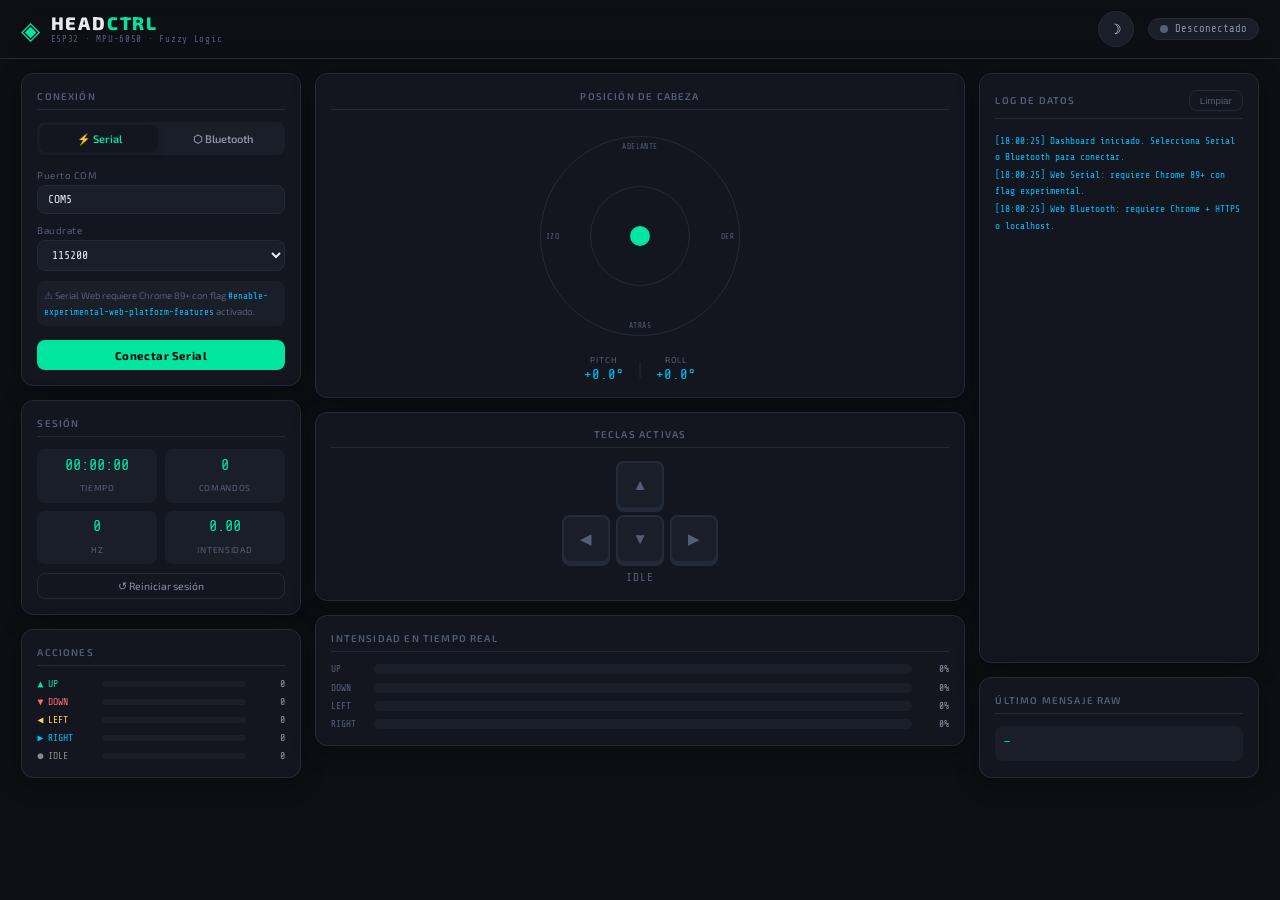
<file: index.html>
<!DOCTYPE html>
<html lang="es">

<head>
    <meta charset="UTF-8" />
    <meta name="viewport" content="width=device-width, initial-scale=1.0" />
    <title>HeadController — Dashboard</title>
    <link rel="stylesheet" href="style.css" />
    <link href="https://fonts.googleapis.com/css2?family=Share+Tech+Mono&family=Exo+2:wght@300;400;600;800&display=swap"
        rel="stylesheet" />
</head>

<body class="dark">

    <!-- HEADER -->
    <header>
        <div class="header-left">
            <div class="logo">
                <span class="logo-icon">◈</span>
                <div>
                    <span class="logo-title">HEAD<span class="accent">CTRL</span></span>
                    <span class="logo-sub">ESP32 · MPU-6050 · Fuzzy Logic</span>
                </div>
            </div>
        </div>
        <div class="header-right">
            <button class="theme-btn" id="themeToggle" title="Cambiar tema">☽</button>
            <div class="status-pill" id="statusPill">
                <span class="status-dot" id="statusDot"></span>
                <span id="statusText">Desconectado</span>
            </div>
        </div>
    </header>

    <!-- MAIN GRID -->
    <main>

        <!-- COLUMNA IZQUIERDA: Conexión + Stats -->
        <aside class="sidebar">

            <!-- Panel de conexión -->
            <section class="card" id="connectionCard">
                <h2 class="card-title">Conexión</h2>

                <div class="tab-group">
                    <button class="tab active" data-tab="serial">⚡ Serial</button>
                    <button class="tab" data-tab="bluetooth">⬡ Bluetooth</button>
                </div>

                <!-- Serial -->
                <div class="tab-content active" id="tab-serial">
                    <div class="field-group">
                        <label>Puerto COM</label>
                        <input type="text" id="serialPort" value="COM5" placeholder="COM5 / /dev/ttyUSB0" />
                    </div>
                    <div class="field-group">
                        <label>Baudrate</label>
                        <select id="baudrate">
                            <option value="9600">9600</option>
                            <option value="57600">57600</option>
                            <option value="115200" selected>115200</option>
                        </select>
                    </div>
                    <p class="info-note">⚠ Serial Web requiere Chrome 89+ con flag
                        <code>#enable-experimental-web-platform-features</code> activado.
                    </p>
                    <button class="btn-connect" id="btnSerial">Conectar Serial</button>
                </div>

                <!-- Bluetooth -->
                <div class="tab-content" id="tab-bluetooth">
                    <p class="info-note">Busca dispositivos BLE cercanos con nombre <strong>HeadController</strong>.</p>
                    <div class="field-group">
                        <label>Nombre BLE</label>
                        <input type="text" id="bleName" value="HeadController" />
                    </div>
                    <p class="info-note">⚠ Web Bluetooth requiere Chrome y conexión HTTPS o localhost.</p>
                    <button class="btn-connect" id="btnBluetooth">Buscar y Conectar BLE</button>
                </div>

                <button class="btn-disconnect hidden" id="btnDisconnect">✕ Desconectar</button>
            </section>

            <!-- Estadísticas de sesión -->
            <section class="card">
                <h2 class="card-title">Sesión</h2>
                <div class="stats-grid">
                    <div class="stat-box">
                        <span class="stat-val" id="statTime">00:00:00</span>
                        <span class="stat-label">Tiempo</span>
                    </div>
                    <div class="stat-box">
                        <span class="stat-val" id="statTotal">0</span>
                        <span class="stat-label">Comandos</span>
                    </div>
                    <div class="stat-box">
                        <span class="stat-val" id="statFPS">0</span>
                        <span class="stat-label">Hz</span>
                    </div>
                    <div class="stat-box">
                        <span class="stat-val" id="statIntensity">0.00</span>
                        <span class="stat-label">Intensidad</span>
                    </div>
                </div>
                <button class="btn-reset" id="btnReset">↺ Reiniciar sesión</button>
            </section>

            <!-- Conteo por acción -->
            <section class="card">
                <h2 class="card-title">Acciones</h2>
                <div class="action-counts">
                    <div class="action-row"><span class="dir-label up">▲ UP</span>
                        <div class="bar-wrap">
                            <div class="bar" id="barUp"></div>
                        </div><span class="count" id="cntUp">0</span>
                    </div>
                    <div class="action-row"><span class="dir-label down">▼ DOWN</span>
                        <div class="bar-wrap">
                            <div class="bar" id="barDown"></div>
                        </div><span class="count" id="cntDown">0</span>
                    </div>
                    <div class="action-row"><span class="dir-label left">◀ LEFT</span>
                        <div class="bar-wrap">
                            <div class="bar" id="barLeft"></div>
                        </div><span class="count" id="cntLeft">0</span>
                    </div>
                    <div class="action-row"><span class="dir-label right">▶ RIGHT</span>
                        <div class="bar-wrap">
                            <div class="bar" id="barRight"></div>
                        </div><span class="count" id="cntRight">0</span>
                    </div>
                    <div class="action-row"><span class="dir-label idle">● IDLE</span>
                        <div class="bar-wrap">
                            <div class="bar" id="barIdle"></div>
                        </div><span class="count" id="cntIdle">0</span>
                    </div>
                </div>
            </section>

        </aside>

        <!-- COLUMNA CENTRAL: Visualización -->
        <section class="center-col">

            <!-- Joystick visual -->
            <div class="card joystick-card">
                <h2 class="card-title">Posición de Cabeza</h2>
                <div class="joystick-wrap">
                    <div class="joystick-bg">
                        <div class="joystick-ring ring-outer"></div>
                        <div class="joystick-ring ring-inner"></div>
                        <div class="joystick-cross">
                            <span class="cross-label top">ADELANTE</span>
                            <span class="cross-label bottom">ATRÁS</span>
                            <span class="cross-label left-l">IZQ</span>
                            <span class="cross-label right-l">DER</span>
                        </div>
                        <div class="joystick-dot" id="joystickDot"></div>
                        <div class="joystick-trail" id="joystickTrail"></div>
                    </div>
                </div>
                <div class="angle-display">
                    <div class="angle-item">
                        <span class="angle-label">PITCH</span>
                        <span class="angle-val" id="pitchVal">+0.0°</span>
                    </div>
                    <div class="angle-sep">|</div>
                    <div class="angle-item">
                        <span class="angle-label">ROLL</span>
                        <span class="angle-val" id="rollVal">+0.0°</span>
                    </div>
                </div>
            </div>

            <!-- Teclas activas -->
            <div class="card keys-card">
                <h2 class="card-title">Teclas Activas</h2>
                <div class="keys-display">
                    <div class="key-row">
                        <div class="key" id="keyUp">▲</div>
                    </div>
                    <div class="key-row">
                        <div class="key" id="keyLeft">◀</div>
                        <div class="key" id="keyDown">▼</div>
                        <div class="key" id="keyRight">▶</div>
                    </div>
                </div>
                <div class="active-combo" id="activeCombo">IDLE</div>
            </div>

            <!-- Intensidad en tiempo real -->
            <div class="card intensity-card">
                <h2 class="card-title">Intensidad en Tiempo Real</h2>
                <div class="intensity-bars">
                    <div class="int-bar-wrap">
                        <span class="int-label">UP</span>
                        <div class="int-track">
                            <div class="int-fill up" id="intUp"></div>
                        </div>
                        <span class="int-pct" id="pctUp">0%</span>
                    </div>
                    <div class="int-bar-wrap">
                        <span class="int-label">DOWN</span>
                        <div class="int-track">
                            <div class="int-fill down" id="intDown"></div>
                        </div>
                        <span class="int-pct" id="pctDown">0%</span>
                    </div>
                    <div class="int-bar-wrap">
                        <span class="int-label">LEFT</span>
                        <div class="int-track">
                            <div class="int-fill left" id="intLeft"></div>
                        </div>
                        <span class="int-pct" id="pctLeft">0%</span>
                    </div>
                    <div class="int-bar-wrap">
                        <span class="int-label">RIGHT</span>
                        <div class="int-track">
                            <div class="int-fill right" id="intRight"></div>
                        </div>
                        <span class="int-pct" id="pctRight">0%</span>
                    </div>
                </div>
            </div>

        </section>

        <!-- COLUMNA DERECHA: Log -->
        <aside class="log-col">
            <section class="card log-card">
                <div class="log-header">
                    <h2 class="card-title">Log de Datos</h2>
                    <button class="btn-clear" id="btnClearLog">Limpiar</button>
                </div>
                <div class="log-body" id="logBody"></div>
            </section>

            <!-- Raw data -->
            <section class="card">
                <h2 class="card-title">Último Mensaje Raw</h2>
                <div class="raw-display" id="rawDisplay">—</div>
            </section>


        </aside>

    </main>

    <script src="script.js"></script>
</body>

</html>
</file>
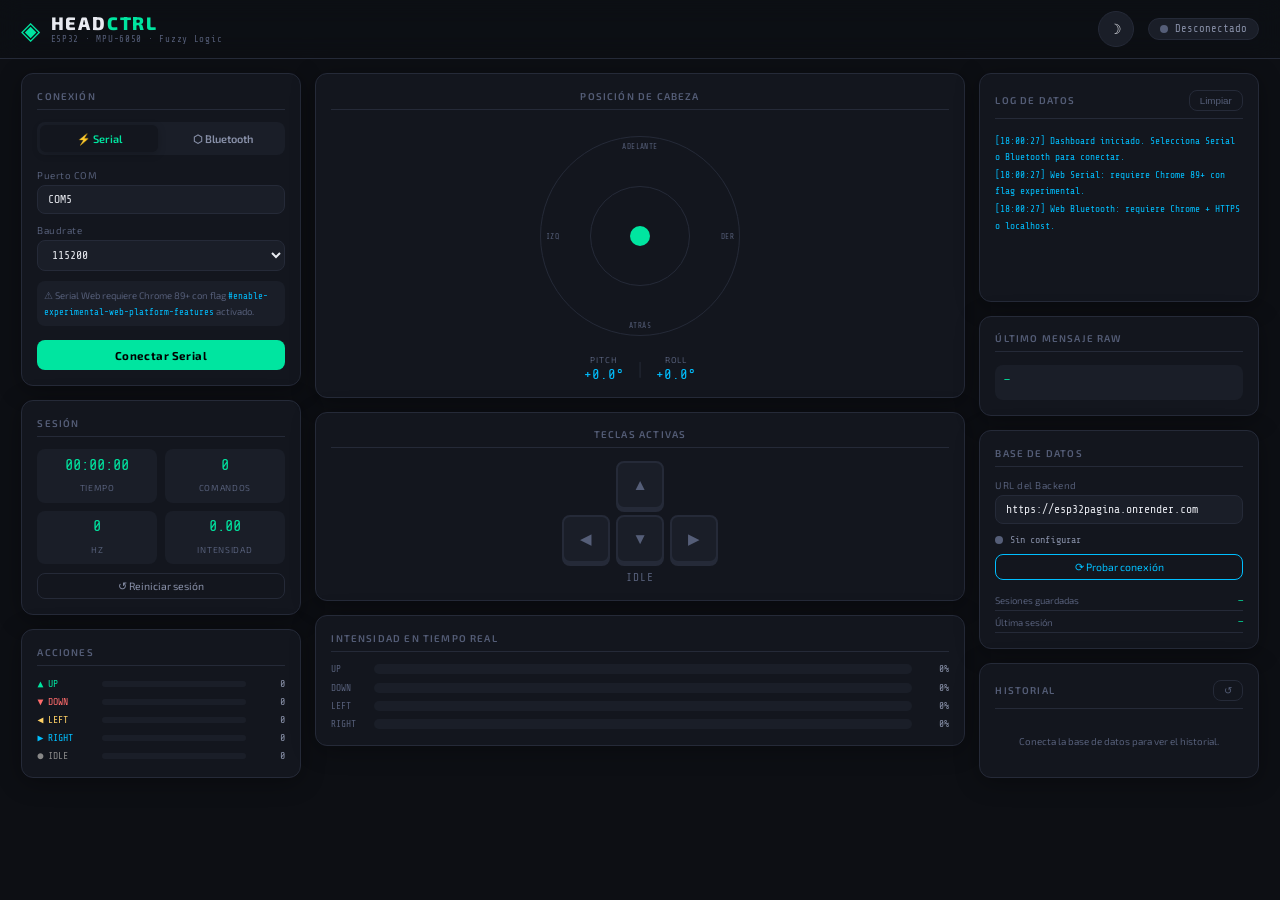
<file: docs/index.html>
<!DOCTYPE html>
<html lang="es">

<head>
    <meta charset="UTF-8" />
    <meta name="viewport" content="width=device-width, initial-scale=1.0" />
    <title>HeadController — Dashboard</title>
    <link rel="stylesheet" href="style.css" />
    <link href="https://fonts.googleapis.com/css2?family=Share+Tech+Mono&family=Exo+2:wght@300;400;600;800&display=swap"
        rel="stylesheet" />
</head>

<body class="dark">

    <!-- HEADER -->
    <header>
        <div class="header-left">
            <div class="logo">
                <span class="logo-icon">◈</span>
                <div>
                    <span class="logo-title">HEAD<span class="accent">CTRL</span></span>
                    <span class="logo-sub">ESP32 · MPU-6050 · Fuzzy Logic</span>
                </div>
            </div>
        </div>
        <div class="header-right">
            <button class="theme-btn" id="themeToggle" title="Cambiar tema">☽</button>
            <div class="status-pill" id="statusPill">
                <span class="status-dot" id="statusDot"></span>
                <span id="statusText">Desconectado</span>
            </div>
        </div>
    </header>

    <!-- MAIN GRID -->
    <main>

        <!-- COLUMNA IZQUIERDA: Conexión + Stats -->
        <aside class="sidebar">

            <!-- Panel de conexión -->
            <section class="card" id="connectionCard">
                <h2 class="card-title">Conexión</h2>

                <div class="tab-group">
                    <button class="tab active" data-tab="serial">⚡ Serial</button>
                    <button class="tab" data-tab="bluetooth">⬡ Bluetooth</button>
                </div>

                <!-- Serial -->
                <div class="tab-content active" id="tab-serial">
                    <div class="field-group">
                        <label>Puerto COM</label>
                        <input type="text" id="serialPort" value="COM5" placeholder="COM5 / /dev/ttyUSB0" />
                    </div>
                    <div class="field-group">
                        <label>Baudrate</label>
                        <select id="baudrate">
                            <option value="9600">9600</option>
                            <option value="57600">57600</option>
                            <option value="115200" selected>115200</option>
                        </select>
                    </div>
                    <p class="info-note">⚠ Serial Web requiere Chrome 89+ con flag
                        <code>#enable-experimental-web-platform-features</code> activado.
                    </p>
                    <button class="btn-connect" id="btnSerial">Conectar Serial</button>
                </div>

                <!-- Bluetooth -->
                <div class="tab-content" id="tab-bluetooth">
                    <p class="info-note">Busca dispositivos BLE cercanos con nombre <strong>HeadController</strong>.</p>
                    <div class="field-group">
                        <label>Nombre BLE</label>
                        <input type="text" id="bleName" value="HeadController" />
                    </div>
                    <p class="info-note">⚠ Web Bluetooth requiere Chrome y conexión HTTPS o localhost.</p>
                    <button class="btn-connect" id="btnBluetooth">Buscar y Conectar BLE</button>
                </div>

                <button class="btn-disconnect hidden" id="btnDisconnect">✕ Desconectar</button>
            </section>

            <!-- Estadísticas de sesión -->
            <section class="card">
                <h2 class="card-title">Sesión</h2>
                <div class="stats-grid">
                    <div class="stat-box">
                        <span class="stat-val" id="statTime">00:00:00</span>
                        <span class="stat-label">Tiempo</span>
                    </div>
                    <div class="stat-box">
                        <span class="stat-val" id="statTotal">0</span>
                        <span class="stat-label">Comandos</span>
                    </div>
                    <div class="stat-box">
                        <span class="stat-val" id="statFPS">0</span>
                        <span class="stat-label">Hz</span>
                    </div>
                    <div class="stat-box">
                        <span class="stat-val" id="statIntensity">0.00</span>
                        <span class="stat-label">Intensidad</span>
                    </div>
                </div>
                <button class="btn-reset" id="btnReset">↺ Reiniciar sesión</button>
            </section>

            <!-- Conteo por acción -->
            <section class="card">
                <h2 class="card-title">Acciones</h2>
                <div class="action-counts">
                    <div class="action-row"><span class="dir-label up">▲ UP</span>
                        <div class="bar-wrap">
                            <div class="bar" id="barUp"></div>
                        </div><span class="count" id="cntUp">0</span>
                    </div>
                    <div class="action-row"><span class="dir-label down">▼ DOWN</span>
                        <div class="bar-wrap">
                            <div class="bar" id="barDown"></div>
                        </div><span class="count" id="cntDown">0</span>
                    </div>
                    <div class="action-row"><span class="dir-label left">◀ LEFT</span>
                        <div class="bar-wrap">
                            <div class="bar" id="barLeft"></div>
                        </div><span class="count" id="cntLeft">0</span>
                    </div>
                    <div class="action-row"><span class="dir-label right">▶ RIGHT</span>
                        <div class="bar-wrap">
                            <div class="bar" id="barRight"></div>
                        </div><span class="count" id="cntRight">0</span>
                    </div>
                    <div class="action-row"><span class="dir-label idle">● IDLE</span>
                        <div class="bar-wrap">
                            <div class="bar" id="barIdle"></div>
                        </div><span class="count" id="cntIdle">0</span>
                    </div>
                </div>
            </section>

        </aside>

        <!-- COLUMNA CENTRAL: Visualización -->
        <section class="center-col">

            <!-- Joystick visual -->
            <div class="card joystick-card">
                <h2 class="card-title">Posición de Cabeza</h2>
                <div class="joystick-wrap">
                    <div class="joystick-bg">
                        <div class="joystick-ring ring-outer"></div>
                        <div class="joystick-ring ring-inner"></div>
                        <div class="joystick-cross">
                            <span class="cross-label top">ADELANTE</span>
                            <span class="cross-label bottom">ATRÁS</span>
                            <span class="cross-label left-l">IZQ</span>
                            <span class="cross-label right-l">DER</span>
                        </div>
                        <div class="joystick-dot" id="joystickDot"></div>
                        <div class="joystick-trail" id="joystickTrail"></div>
                    </div>
                </div>
                <div class="angle-display">
                    <div class="angle-item">
                        <span class="angle-label">PITCH</span>
                        <span class="angle-val" id="pitchVal">+0.0°</span>
                    </div>
                    <div class="angle-sep">|</div>
                    <div class="angle-item">
                        <span class="angle-label">ROLL</span>
                        <span class="angle-val" id="rollVal">+0.0°</span>
                    </div>
                </div>
            </div>

            <!-- Teclas activas -->
            <div class="card keys-card">
                <h2 class="card-title">Teclas Activas</h2>
                <div class="keys-display">
                    <div class="key-row">
                        <div class="key" id="keyUp">▲</div>
                    </div>
                    <div class="key-row">
                        <div class="key" id="keyLeft">◀</div>
                        <div class="key" id="keyDown">▼</div>
                        <div class="key" id="keyRight">▶</div>
                    </div>
                </div>
                <div class="active-combo" id="activeCombo">IDLE</div>
            </div>

            <!-- Intensidad en tiempo real -->
            <div class="card intensity-card">
                <h2 class="card-title">Intensidad en Tiempo Real</h2>
                <div class="intensity-bars">
                    <div class="int-bar-wrap">
                        <span class="int-label">UP</span>
                        <div class="int-track">
                            <div class="int-fill up" id="intUp"></div>
                        </div>
                        <span class="int-pct" id="pctUp">0%</span>
                    </div>
                    <div class="int-bar-wrap">
                        <span class="int-label">DOWN</span>
                        <div class="int-track">
                            <div class="int-fill down" id="intDown"></div>
                        </div>
                        <span class="int-pct" id="pctDown">0%</span>
                    </div>
                    <div class="int-bar-wrap">
                        <span class="int-label">LEFT</span>
                        <div class="int-track">
                            <div class="int-fill left" id="intLeft"></div>
                        </div>
                        <span class="int-pct" id="pctLeft">0%</span>
                    </div>
                    <div class="int-bar-wrap">
                        <span class="int-label">RIGHT</span>
                        <div class="int-track">
                            <div class="int-fill right" id="intRight"></div>
                        </div>
                        <span class="int-pct" id="pctRight">0%</span>
                    </div>
                </div>
            </div>

        </section>

        <!-- COLUMNA DERECHA: Log -->
        <aside class="log-col">
            <section class="card log-card">
                <div class="log-header">
                    <h2 class="card-title">Log de Datos</h2>
                    <button class="btn-clear" id="btnClearLog">Limpiar</button>
                </div>
                <div class="log-body" id="logBody"></div>
            </section>

            <!-- Raw data -->
            <section class="card">
                <h2 class="card-title">Último Mensaje Raw</h2>
                <div class="raw-display" id="rawDisplay">—</div>
            </section>

            <!-- Base de datos -->
            <section class="card">
                <h2 class="card-title">Base de Datos</h2>
                <div class="field-group">
                    <label>URL del Backend</label>
                    <input type="text" id="dbUrl" value="https://esp32pagina.onrender.com"
                        placeholder="http://localhost:5000" />
                </div>
                <div class="db-status-row">
                    <span class="db-dot" id="dbDot"></span>
                    <span class="db-status-text" id="dbStatus">Sin configurar</span>
                </div>
                <button class="btn-db-test" id="btnDbTest">⟳ Probar conexión</button>
                <div class="db-info-row">
                    <span class="db-info-label">Sesiones guardadas</span>
                    <span class="db-info-val" id="dbSessionCount">—</span>
                </div>
                <div class="db-info-row">
                    <span class="db-info-label">Última sesión</span>
                    <span class="db-info-val" id="dbLastSession">—</span>
                </div>
            </section>

            <!-- Historial de sesiones -->
            <section class="card">
                <div class="log-header">
                    <h2 class="card-title">Historial</h2>
                    <button class="btn-clear" id="btnRefreshHistory">↺</button>
                </div>
                <div class="history-body" id="historyBody">
                    <p class="history-empty">Conecta la base de datos para ver el historial.</p>
                </div>
            </section>

        </aside>

    </main>

    <script src="script.js"></script>
</body>

</html>
</file>
<file: style.css>
/* ═══════════════════════════════════════════════
   HEADCTRL DASHBOARD — style.css
   Fuentes: Exo 2 (UI) + Share Tech Mono (datos)
═══════════════════════════════════════════════ */

/* ── Variables ──────────────────────────────── */
:root {
    --accent: #00e5a0;
    --accent2: #00bfff;
    --up: #00e5a0;
    --down: #ff6b6b;
    --left: #ffd166;
    --right: #00bfff;
    --idle: #888;
    --radius: 12px;
    --radius-sm: 8px;
    --font-ui: 'Exo 2', sans-serif;
    --font-mono: 'Share Tech Mono', monospace;
    --trans: 0.25s ease;
}

/* DARK */
body.dark {
    --bg: #0d0f14;
    --bg2: #13161e;
    --bg3: #1a1e28;
    --border: #252a38;
    --text: #e8eaf0;
    --text2: #8890a8;
    --text3: #555e78;
    --card-bg: #13161e;
    --card-border: #252a38;
    --header-bg: #0d0f14cc;
    --shadow: 0 4px 24px #00000055;
}

/* LIGHT */
body.light {
    --bg: #f0f2f7;
    --bg2: #ffffff;
    --bg3: #e8eaf2;
    --border: #d0d4e8;
    --text: #1a1e2e;
    --text2: #555e78;
    --text3: #8890a8;
    --card-bg: #ffffff;
    --card-border: #d0d4e8;
    --header-bg: #f0f2f7cc;
    --shadow: 0 4px 24px #00000018;
}

/* ── Reset & Base ───────────────────────────── */
*,
*::before,
*::after {
    box-sizing: border-box;
    margin: 0;
    padding: 0;
}

html {
    font-size: 14px;
    scroll-behavior: smooth;
}

body {
    font-family: var(--font-ui);
    background: var(--bg);
    color: var(--text);
    min-height: 100vh;
    transition: background var(--trans), color var(--trans);
}

/* ── Header ─────────────────────────────────── */
header {
    position: sticky;
    top: 0;
    z-index: 100;
    display: flex;
    align-items: center;
    justify-content: space-between;
    padding: 0.8rem 1.5rem;
    background: var(--header-bg);
    border-bottom: 1px solid var(--border);
    backdrop-filter: blur(12px);
}

.header-left,
.header-right {
    display: flex;
    align-items: center;
    gap: 1rem;
}

.logo {
    display: flex;
    align-items: center;
    gap: 0.75rem;
}

.logo-icon {
    font-size: 1.8rem;
    color: var(--accent);
    animation: spin 8s linear infinite;
    display: inline-block;
}

@keyframes spin {
    from {
        transform: rotate(0deg);
    }

    to {
        transform: rotate(360deg);
    }
}

.logo-title {
    display: block;
    font-size: 1.3rem;
    font-weight: 800;
    letter-spacing: 0.1em;
    line-height: 1;
}

.accent {
    color: var(--accent);
}

.logo-sub {
    display: block;
    font-size: 0.65rem;
    font-family: var(--font-mono);
    color: var(--text3);
    letter-spacing: 0.08em;
    margin-top: 2px;
}

.theme-btn {
    background: var(--bg3);
    border: 1px solid var(--border);
    color: var(--text);
    width: 36px;
    height: 36px;
    border-radius: 50%;
    cursor: pointer;
    font-size: 1rem;
    display: flex;
    align-items: center;
    justify-content: center;
    transition: all var(--trans);
}

.theme-btn:hover {
    border-color: var(--accent);
    color: var(--accent);
}

.status-pill {
    display: flex;
    align-items: center;
    gap: 0.5rem;
    padding: 0.3rem 0.8rem;
    background: var(--bg3);
    border: 1px solid var(--border);
    border-radius: 999px;
    font-family: var(--font-mono);
    font-size: 0.75rem;
    color: var(--text2);
    transition: all var(--trans);
}

.status-dot {
    width: 8px;
    height: 8px;
    border-radius: 50%;
    background: var(--text3);
    transition: background var(--trans);
}

.status-pill.connected {
    border-color: var(--accent);
    color: var(--accent);
}

.status-pill.connected .status-dot {
    background: var(--accent);
    box-shadow: 0 0 8px var(--accent);
    animation: pulse 1.5s ease-in-out infinite;
}

@keyframes pulse {

    0%,
    100% {
        opacity: 1;
    }

    50% {
        opacity: 0.4;
    }
}

/* ── Main Grid ──────────────────────────────── */
main {
    display: grid;
    grid-template-columns: 280px 1fr 280px;
    gap: 1rem;
    padding: 1rem 1.5rem;
    max-width: 1400px;
    margin: 0 auto;
}

@media (max-width: 1100px) {
    main {
        grid-template-columns: 260px 1fr;
    }

    .log-col {
        display: none;
    }
}

@media (max-width: 700px) {
    main {
        grid-template-columns: 1fr;
    }

    .sidebar {
        display: none;
    }
}

/* ── Cards ──────────────────────────────────── */
.card {
    background: var(--card-bg);
    border: 1px solid var(--card-border);
    border-radius: var(--radius);
    padding: 1.1rem;
    box-shadow: var(--shadow);
    transition: background var(--trans), border var(--trans);
}

.card-title {
    font-size: 0.7rem;
    font-weight: 600;
    letter-spacing: 0.12em;
    text-transform: uppercase;
    color: var(--text3);
    margin-bottom: 0.9rem;
    padding-bottom: 0.5rem;
    border-bottom: 1px solid var(--border);
}

.sidebar,
.log-col {
    display: flex;
    flex-direction: column;
    gap: 1rem;
}

.center-col {
    display: flex;
    flex-direction: column;
    gap: 1rem;
}

/* ── Tabs ───────────────────────────────────── */
.tab-group {
    display: flex;
    gap: 0.4rem;
    margin-bottom: 1rem;
    background: var(--bg3);
    padding: 3px;
    border-radius: var(--radius-sm);
}

.tab {
    flex: 1;
    padding: 0.45rem;
    border: none;
    background: transparent;
    color: var(--text2);
    border-radius: 6px;
    cursor: pointer;
    font-family: var(--font-ui);
    font-size: 0.78rem;
    font-weight: 600;
    transition: all var(--trans);
}

.tab.active {
    background: var(--card-bg);
    color: var(--accent);
    box-shadow: 0 2px 8px #0003;
}

.tab-content {
    display: none;
}

.tab-content.active {
    display: block;
}

/* ── Fields ─────────────────────────────────── */
.field-group {
    margin-bottom: 0.7rem;
}

.field-group label {
    display: block;
    font-size: 0.7rem;
    color: var(--text3);
    margin-bottom: 0.3rem;
    letter-spacing: 0.05em;
}

.field-group input[type="text"],
.field-group select {
    width: 100%;
    padding: 0.5rem 0.7rem;
    background: var(--bg3);
    border: 1px solid var(--border);
    border-radius: var(--radius-sm);
    color: var(--text);
    font-family: var(--font-mono);
    font-size: 0.82rem;
    transition: border var(--trans);
    outline: none;
}

.field-group input:focus,
.field-group select:focus {
    border-color: var(--accent);
}

.field-group input[type="range"] {
    width: calc(100% - 36px);
    accent-color: var(--accent);
    vertical-align: middle;
}

.slider-val {
    font-family: var(--font-mono);
    font-size: 0.75rem;
    color: var(--accent);
    margin-left: 6px;
}

.info-note {
    font-size: 0.68rem;
    color: var(--text3);
    line-height: 1.5;
    margin-bottom: 0.7rem;
    padding: 0.5rem;
    background: var(--bg3);
    border-radius: var(--radius-sm);
}

.info-note code {
    font-family: var(--font-mono);
    color: var(--accent2);
    font-size: 0.65rem;
}

/* ── Buttons ─────────────────────────────────── */
.btn-connect {
    width: 100%;
    padding: 0.6rem;
    background: var(--accent);
    color: #000;
    border: none;
    border-radius: var(--radius-sm);
    font-family: var(--font-ui);
    font-weight: 700;
    font-size: 0.82rem;
    cursor: pointer;
    letter-spacing: 0.05em;
    transition: all var(--trans);
    margin-top: 0.3rem;
}

.btn-connect:hover {
    opacity: 0.85;
    transform: translateY(-1px);
}

.btn-disconnect {
    width: 100%;
    padding: 0.5rem;
    background: transparent;
    color: var(--down);
    border: 1px solid var(--down);
    border-radius: var(--radius-sm);
    font-family: var(--font-ui);
    font-weight: 600;
    font-size: 0.78rem;
    cursor: pointer;
    margin-top: 0.6rem;
    transition: all var(--trans);
}

.btn-disconnect:hover {
    background: var(--down);
    color: #fff;
}

.btn-reset {
    width: 100%;
    padding: 0.45rem;
    background: transparent;
    color: var(--text2);
    border: 1px solid var(--border);
    border-radius: var(--radius-sm);
    font-family: var(--font-ui);
    font-size: 0.75rem;
    cursor: pointer;
    margin-top: 0.6rem;
    transition: all var(--trans);
}

.btn-reset:hover {
    border-color: var(--accent);
    color: var(--accent);
}

.btn-clear {
    padding: 0.3rem 0.7rem;
    background: transparent;
    color: var(--text3);
    border: 1px solid var(--border);
    border-radius: var(--radius-sm);
    font-size: 0.7rem;
    cursor: pointer;
    transition: all var(--trans);
}

.btn-clear:hover {
    border-color: var(--down);
    color: var(--down);
}

.hidden {
    display: none !important;
}

/* ── Stats grid ─────────────────────────────── */
.stats-grid {
    display: grid;
    grid-template-columns: 1fr 1fr;
    gap: 0.6rem;
}

.stat-box {
    background: var(--bg3);
    border-radius: var(--radius-sm);
    padding: 0.6rem;
    text-align: center;
}

.stat-val {
    display: block;
    font-family: var(--font-mono);
    font-size: 1.1rem;
    color: var(--accent);
    line-height: 1;
    margin-bottom: 4px;
}

.stat-label {
    font-size: 0.62rem;
    color: var(--text3);
    text-transform: uppercase;
    letter-spacing: 0.08em;
}

/* ── Action counts ───────────────────────────── */
.action-counts {
    display: flex;
    flex-direction: column;
    gap: 0.5rem;
}

.action-row {
    display: flex;
    align-items: center;
    gap: 0.5rem;
}

.dir-label {
    font-family: var(--font-mono);
    font-size: 0.7rem;
    width: 58px;
    flex-shrink: 0;
}

.dir-label.up {
    color: var(--up);
}

.dir-label.down {
    color: var(--down);
}

.dir-label.left {
    color: var(--left);
}

.dir-label.right {
    color: var(--right);
}

.dir-label.idle {
    color: var(--idle);
}

.bar-wrap {
    flex: 1;
    height: 6px;
    background: var(--bg3);
    border-radius: 999px;
    overflow: hidden;
}

.bar {
    height: 100%;
    width: 0%;
    border-radius: 999px;
    transition: width 0.4s ease;
}

#barUp {
    background: var(--up);
}

#barDown {
    background: var(--down);
}

#barLeft {
    background: var(--left);
}

#barRight {
    background: var(--right);
}

#barIdle {
    background: var(--idle);
}

.count {
    font-family: var(--font-mono);
    font-size: 0.72rem;
    color: var(--text2);
    width: 32px;
    text-align: right;
}

/* ── Joystick ────────────────────────────────── */
.joystick-card {
    text-align: center;
}

.joystick-wrap {
    display: flex;
    justify-content: center;
    padding: 1rem 0 0.5rem;
}

.joystick-bg {
    position: relative;
    width: 200px;
    height: 200px;
}

.joystick-ring {
    position: absolute;
    border-radius: 50%;
    border: 1px solid var(--border);
    top: 50%;
    left: 50%;
    transform: translate(-50%, -50%);
}

.ring-outer {
    width: 200px;
    height: 200px;
}

.ring-inner {
    width: 100px;
    height: 100px;
}

.joystick-cross {
    position: absolute;
    inset: 0;
}

.cross-label {
    position: absolute;
    font-size: 0.55rem;
    font-family: var(--font-mono);
    color: var(--text3);
    letter-spacing: 0.05em;
}

.cross-label.top {
    top: 6px;
    left: 50%;
    transform: translateX(-50%);
}

.cross-label.bottom {
    bottom: 6px;
    left: 50%;
    transform: translateX(-50%);
}

.cross-label.left-l {
    left: 6px;
    top: 50%;
    transform: translateY(-50%);
}

.cross-label.right-l {
    right: 6px;
    top: 50%;
    transform: translateY(-50%);
}

.joystick-dot {
    position: absolute;
    width: 20px;
    height: 20px;
    background: var(--accent);
    border-radius: 50%;
    top: 50%;
    left: 50%;
    transform: translate(-50%, -50%);
    transition: top 0.08s ease, left 0.08s ease;
    box-shadow: 0 0 12px var(--accent), 0 0 24px var(--accent)44;
    z-index: 2;
}

.joystick-trail {
    position: absolute;
    width: 8px;
    height: 8px;
    background: var(--accent);
    border-radius: 50%;
    top: 50%;
    left: 50%;
    transform: translate(-50%, -50%);
    opacity: 0.25;
    transition: top 0.2s ease, left 0.2s ease;
    z-index: 1;
}

.angle-display {
    display: flex;
    justify-content: center;
    align-items: center;
    gap: 1rem;
    margin-top: 0.8rem;
}

.angle-item {
    text-align: center;
}

.angle-label {
    display: block;
    font-size: 0.6rem;
    color: var(--text3);
    letter-spacing: 0.1em;
}

.angle-val {
    font-family: var(--font-mono);
    font-size: 1rem;
    color: var(--accent2);
}

.angle-sep {
    color: var(--border);
    font-size: 1.2rem;
}

/* ── Keys display ────────────────────────────── */
.keys-card {
    text-align: center;
}

.keys-display {
    display: flex;
    flex-direction: column;
    align-items: center;
    gap: 6px;
    margin: 0.5rem 0;
}

.key-row {
    display: flex;
    gap: 6px;
}

.key {
    width: 48px;
    height: 48px;
    display: flex;
    align-items: center;
    justify-content: center;
    background: var(--bg3);
    border: 2px solid var(--border);
    border-radius: 8px;
    font-size: 1.1rem;
    color: var(--text3);
    transition: all 0.1s ease;
    user-select: none;
    box-shadow: 0 3px 0 var(--border);
}

.key.active {
    background: var(--accent);
    border-color: var(--accent);
    color: #000;
    box-shadow: 0 0 16px var(--accent)66, 0 1px 0 var(--accent);
    transform: translateY(2px);
}

.active-combo {
    font-family: var(--font-mono);
    font-size: 0.8rem;
    color: var(--text3);
    margin-top: 0.6rem;
    letter-spacing: 0.1em;
    min-height: 1.2em;
    transition: color var(--trans);
}

.active-combo.has-action {
    color: var(--accent);
}

/* ── Intensity bars ──────────────────────────── */
.intensity-bars {
    display: flex;
    flex-direction: column;
    gap: 0.6rem;
}

.int-bar-wrap {
    display: flex;
    align-items: center;
    gap: 0.5rem;
}

.int-label {
    font-family: var(--font-mono);
    font-size: 0.68rem;
    color: var(--text3);
    width: 36px;
}

.int-track {
    flex: 1;
    height: 10px;
    background: var(--bg3);
    border-radius: 999px;
    overflow: hidden;
}

.int-fill {
    height: 100%;
    width: 0%;
    border-radius: 999px;
    transition: width 0.08s ease;
}

.int-fill.up {
    background: linear-gradient(90deg, var(--up), #00ff8888);
}

.int-fill.down {
    background: linear-gradient(90deg, var(--down), #ff000088);
}

.int-fill.left {
    background: linear-gradient(90deg, var(--left), #ffcc0088);
}

.int-fill.right {
    background: linear-gradient(90deg, var(--right), #0099ff88);
}

.int-pct {
    font-family: var(--font-mono);
    font-size: 0.68rem;
    color: var(--text2);
    width: 30px;
    text-align: right;
}

/* ── Log ─────────────────────────────────────── */
.log-card {
    flex: 1;
    display: flex;
    flex-direction: column;
    min-height: 0;
}

.log-header {
    display: flex;
    justify-content: space-between;
    align-items: center;
    margin-bottom: 0.9rem;
    padding-bottom: 0.5rem;
    border-bottom: 1px solid var(--border);
}

.log-header .card-title {
    margin-bottom: 0;
    padding-bottom: 0;
    border-bottom: none;
}

.log-body {
    flex: 1;
    overflow-y: auto;
    font-family: var(--font-mono);
    font-size: 0.68rem;
    line-height: 1.7;
    color: var(--text2);
    max-height: 320px;
    scrollbar-width: thin;
    scrollbar-color: var(--border) transparent;
}

.log-entry {
    padding: 1px 0;
    border-bottom: 1px solid var(--border)44;
}

.log-entry.action {
    color: var(--accent);
}

.log-entry.error {
    color: var(--down);
}

.log-entry.info {
    color: var(--accent2);
}

.raw-display {
    font-family: var(--font-mono);
    font-size: 0.8rem;
    color: var(--accent);
    background: var(--bg3);
    padding: 0.6rem;
    border-radius: var(--radius-sm);
    word-break: break-all;
    min-height: 2.5rem;
}
</file>
<file: docs/style.css>
/* ═══════════════════════════════════════════════
   HEADCTRL DASHBOARD — style.css
   Fuentes: Exo 2 (UI) + Share Tech Mono (datos)
═══════════════════════════════════════════════ */

/* ── Variables ──────────────────────────────── */
:root {
    --accent: #00e5a0;
    --accent2: #00bfff;
    --up: #00e5a0;
    --down: #ff6b6b;
    --left: #ffd166;
    --right: #00bfff;
    --idle: #888;
    --radius: 12px;
    --radius-sm: 8px;
    --font-ui: 'Exo 2', sans-serif;
    --font-mono: 'Share Tech Mono', monospace;
    --trans: 0.25s ease;
}

/* DARK */
body.dark {
    --bg: #0d0f14;
    --bg2: #13161e;
    --bg3: #1a1e28;
    --border: #252a38;
    --text: #e8eaf0;
    --text2: #8890a8;
    --text3: #555e78;
    --card-bg: #13161e;
    --card-border: #252a38;
    --header-bg: #0d0f14cc;
    --shadow: 0 4px 24px #00000055;
}

/* LIGHT */
body.light {
    --bg: #f0f2f7;
    --bg2: #ffffff;
    --bg3: #e8eaf2;
    --border: #d0d4e8;
    --text: #1a1e2e;
    --text2: #555e78;
    --text3: #8890a8;
    --card-bg: #ffffff;
    --card-border: #d0d4e8;
    --header-bg: #f0f2f7cc;
    --shadow: 0 4px 24px #00000018;
}

/* ── Reset & Base ───────────────────────────── */
*,
*::before,
*::after {
    box-sizing: border-box;
    margin: 0;
    padding: 0;
}

html {
    font-size: 14px;
    scroll-behavior: smooth;
}

body {
    font-family: var(--font-ui);
    background: var(--bg);
    color: var(--text);
    min-height: 100vh;
    transition: background var(--trans), color var(--trans);
}

/* ── Header ─────────────────────────────────── */
header {
    position: sticky;
    top: 0;
    z-index: 100;
    display: flex;
    align-items: center;
    justify-content: space-between;
    padding: 0.8rem 1.5rem;
    background: var(--header-bg);
    border-bottom: 1px solid var(--border);
    backdrop-filter: blur(12px);
}

.header-left,
.header-right {
    display: flex;
    align-items: center;
    gap: 1rem;
}

.logo {
    display: flex;
    align-items: center;
    gap: 0.75rem;
}

.logo-icon {
    font-size: 1.8rem;
    color: var(--accent);
    animation: spin 8s linear infinite;
    display: inline-block;
}

@keyframes spin {
    from {
        transform: rotate(0deg);
    }

    to {
        transform: rotate(360deg);
    }
}

.logo-title {
    display: block;
    font-size: 1.3rem;
    font-weight: 800;
    letter-spacing: 0.1em;
    line-height: 1;
}

.accent {
    color: var(--accent);
}

.logo-sub {
    display: block;
    font-size: 0.65rem;
    font-family: var(--font-mono);
    color: var(--text3);
    letter-spacing: 0.08em;
    margin-top: 2px;
}

.theme-btn {
    background: var(--bg3);
    border: 1px solid var(--border);
    color: var(--text);
    width: 36px;
    height: 36px;
    border-radius: 50%;
    cursor: pointer;
    font-size: 1rem;
    display: flex;
    align-items: center;
    justify-content: center;
    transition: all var(--trans);
}

.theme-btn:hover {
    border-color: var(--accent);
    color: var(--accent);
}

.status-pill {
    display: flex;
    align-items: center;
    gap: 0.5rem;
    padding: 0.3rem 0.8rem;
    background: var(--bg3);
    border: 1px solid var(--border);
    border-radius: 999px;
    font-family: var(--font-mono);
    font-size: 0.75rem;
    color: var(--text2);
    transition: all var(--trans);
}

.status-dot {
    width: 8px;
    height: 8px;
    border-radius: 50%;
    background: var(--text3);
    transition: background var(--trans);
}

.status-pill.connected {
    border-color: var(--accent);
    color: var(--accent);
}

.status-pill.connected .status-dot {
    background: var(--accent);
    box-shadow: 0 0 8px var(--accent);
    animation: pulse 1.5s ease-in-out infinite;
}

@keyframes pulse {

    0%,
    100% {
        opacity: 1;
    }

    50% {
        opacity: 0.4;
    }
}

/* ── Main Grid ──────────────────────────────── */
main {
    display: grid;
    grid-template-columns: 280px 1fr 280px;
    gap: 1rem;
    padding: 1rem 1.5rem;
    max-width: 1400px;
    margin: 0 auto;
}

@media (max-width: 1100px) {
    main {
        grid-template-columns: 260px 1fr;
    }

    .log-col {
        display: none;
    }
}

@media (max-width: 700px) {
    main {
        grid-template-columns: 1fr;
    }

    .sidebar {
        display: none;
    }
}

/* ── Cards ──────────────────────────────────── */
.card {
    background: var(--card-bg);
    border: 1px solid var(--card-border);
    border-radius: var(--radius);
    padding: 1.1rem;
    box-shadow: var(--shadow);
    transition: background var(--trans), border var(--trans);
}

.card-title {
    font-size: 0.7rem;
    font-weight: 600;
    letter-spacing: 0.12em;
    text-transform: uppercase;
    color: var(--text3);
    margin-bottom: 0.9rem;
    padding-bottom: 0.5rem;
    border-bottom: 1px solid var(--border);
}

.sidebar,
.log-col {
    display: flex;
    flex-direction: column;
    gap: 1rem;
}

.center-col {
    display: flex;
    flex-direction: column;
    gap: 1rem;
}

/* ── Tabs ───────────────────────────────────── */
.tab-group {
    display: flex;
    gap: 0.4rem;
    margin-bottom: 1rem;
    background: var(--bg3);
    padding: 3px;
    border-radius: var(--radius-sm);
}

.tab {
    flex: 1;
    padding: 0.45rem;
    border: none;
    background: transparent;
    color: var(--text2);
    border-radius: 6px;
    cursor: pointer;
    font-family: var(--font-ui);
    font-size: 0.78rem;
    font-weight: 600;
    transition: all var(--trans);
}

.tab.active {
    background: var(--card-bg);
    color: var(--accent);
    box-shadow: 0 2px 8px #0003;
}

.tab-content {
    display: none;
}

.tab-content.active {
    display: block;
}

/* ── Fields ─────────────────────────────────── */
.field-group {
    margin-bottom: 0.7rem;
}

.field-group label {
    display: block;
    font-size: 0.7rem;
    color: var(--text3);
    margin-bottom: 0.3rem;
    letter-spacing: 0.05em;
}

.field-group input[type="text"],
.field-group select {
    width: 100%;
    padding: 0.5rem 0.7rem;
    background: var(--bg3);
    border: 1px solid var(--border);
    border-radius: var(--radius-sm);
    color: var(--text);
    font-family: var(--font-mono);
    font-size: 0.82rem;
    transition: border var(--trans);
    outline: none;
}

.field-group input:focus,
.field-group select:focus {
    border-color: var(--accent);
}

.field-group input[type="range"] {
    width: calc(100% - 36px);
    accent-color: var(--accent);
    vertical-align: middle;
}

.slider-val {
    font-family: var(--font-mono);
    font-size: 0.75rem;
    color: var(--accent);
    margin-left: 6px;
}

.info-note {
    font-size: 0.68rem;
    color: var(--text3);
    line-height: 1.5;
    margin-bottom: 0.7rem;
    padding: 0.5rem;
    background: var(--bg3);
    border-radius: var(--radius-sm);
}

.info-note code {
    font-family: var(--font-mono);
    color: var(--accent2);
    font-size: 0.65rem;
}

/* ── Buttons ─────────────────────────────────── */
.btn-connect {
    width: 100%;
    padding: 0.6rem;
    background: var(--accent);
    color: #000;
    border: none;
    border-radius: var(--radius-sm);
    font-family: var(--font-ui);
    font-weight: 700;
    font-size: 0.82rem;
    cursor: pointer;
    letter-spacing: 0.05em;
    transition: all var(--trans);
    margin-top: 0.3rem;
}

.btn-connect:hover {
    opacity: 0.85;
    transform: translateY(-1px);
}

.btn-disconnect {
    width: 100%;
    padding: 0.5rem;
    background: transparent;
    color: var(--down);
    border: 1px solid var(--down);
    border-radius: var(--radius-sm);
    font-family: var(--font-ui);
    font-weight: 600;
    font-size: 0.78rem;
    cursor: pointer;
    margin-top: 0.6rem;
    transition: all var(--trans);
}

.btn-disconnect:hover {
    background: var(--down);
    color: #fff;
}

.btn-reset {
    width: 100%;
    padding: 0.45rem;
    background: transparent;
    color: var(--text2);
    border: 1px solid var(--border);
    border-radius: var(--radius-sm);
    font-family: var(--font-ui);
    font-size: 0.75rem;
    cursor: pointer;
    margin-top: 0.6rem;
    transition: all var(--trans);
}

.btn-reset:hover {
    border-color: var(--accent);
    color: var(--accent);
}

.btn-clear {
    padding: 0.3rem 0.7rem;
    background: transparent;
    color: var(--text3);
    border: 1px solid var(--border);
    border-radius: var(--radius-sm);
    font-size: 0.7rem;
    cursor: pointer;
    transition: all var(--trans);
}

.btn-clear:hover {
    border-color: var(--down);
    color: var(--down);
}

.hidden {
    display: none !important;
}

/* ── Stats grid ─────────────────────────────── */
.stats-grid {
    display: grid;
    grid-template-columns: 1fr 1fr;
    gap: 0.6rem;
}

.stat-box {
    background: var(--bg3);
    border-radius: var(--radius-sm);
    padding: 0.6rem;
    text-align: center;
}

.stat-val {
    display: block;
    font-family: var(--font-mono);
    font-size: 1.1rem;
    color: var(--accent);
    line-height: 1;
    margin-bottom: 4px;
}

.stat-label {
    font-size: 0.62rem;
    color: var(--text3);
    text-transform: uppercase;
    letter-spacing: 0.08em;
}

/* ── Action counts ───────────────────────────── */
.action-counts {
    display: flex;
    flex-direction: column;
    gap: 0.5rem;
}

.action-row {
    display: flex;
    align-items: center;
    gap: 0.5rem;
}

.dir-label {
    font-family: var(--font-mono);
    font-size: 0.7rem;
    width: 58px;
    flex-shrink: 0;
}

.dir-label.up {
    color: var(--up);
}

.dir-label.down {
    color: var(--down);
}

.dir-label.left {
    color: var(--left);
}

.dir-label.right {
    color: var(--right);
}

.dir-label.idle {
    color: var(--idle);
}

.bar-wrap {
    flex: 1;
    height: 6px;
    background: var(--bg3);
    border-radius: 999px;
    overflow: hidden;
}

.bar {
    height: 100%;
    width: 0%;
    border-radius: 999px;
    transition: width 0.4s ease;
}

#barUp {
    background: var(--up);
}

#barDown {
    background: var(--down);
}

#barLeft {
    background: var(--left);
}

#barRight {
    background: var(--right);
}

#barIdle {
    background: var(--idle);
}

.count {
    font-family: var(--font-mono);
    font-size: 0.72rem;
    color: var(--text2);
    width: 32px;
    text-align: right;
}

/* ── Joystick ────────────────────────────────── */
.joystick-card {
    text-align: center;
}

.joystick-wrap {
    display: flex;
    justify-content: center;
    padding: 1rem 0 0.5rem;
}

.joystick-bg {
    position: relative;
    width: 200px;
    height: 200px;
}

.joystick-ring {
    position: absolute;
    border-radius: 50%;
    border: 1px solid var(--border);
    top: 50%;
    left: 50%;
    transform: translate(-50%, -50%);
}

.ring-outer {
    width: 200px;
    height: 200px;
}

.ring-inner {
    width: 100px;
    height: 100px;
}

.joystick-cross {
    position: absolute;
    inset: 0;
}

.cross-label {
    position: absolute;
    font-size: 0.55rem;
    font-family: var(--font-mono);
    color: var(--text3);
    letter-spacing: 0.05em;
}

.cross-label.top {
    top: 6px;
    left: 50%;
    transform: translateX(-50%);
}

.cross-label.bottom {
    bottom: 6px;
    left: 50%;
    transform: translateX(-50%);
}

.cross-label.left-l {
    left: 6px;
    top: 50%;
    transform: translateY(-50%);
}

.cross-label.right-l {
    right: 6px;
    top: 50%;
    transform: translateY(-50%);
}

.joystick-dot {
    position: absolute;
    width: 20px;
    height: 20px;
    background: var(--accent);
    border-radius: 50%;
    top: 50%;
    left: 50%;
    transform: translate(-50%, -50%);
    transition: top 0.08s ease, left 0.08s ease;
    box-shadow: 0 0 12px var(--accent), 0 0 24px var(--accent)44;
    z-index: 2;
}

.joystick-trail {
    position: absolute;
    width: 8px;
    height: 8px;
    background: var(--accent);
    border-radius: 50%;
    top: 50%;
    left: 50%;
    transform: translate(-50%, -50%);
    opacity: 0.25;
    transition: top 0.2s ease, left 0.2s ease;
    z-index: 1;
}

.angle-display {
    display: flex;
    justify-content: center;
    align-items: center;
    gap: 1rem;
    margin-top: 0.8rem;
}

.angle-item {
    text-align: center;
}

.angle-label {
    display: block;
    font-size: 0.6rem;
    color: var(--text3);
    letter-spacing: 0.1em;
}

.angle-val {
    font-family: var(--font-mono);
    font-size: 1rem;
    color: var(--accent2);
}

.angle-sep {
    color: var(--border);
    font-size: 1.2rem;
}

/* ── Keys display ────────────────────────────── */
.keys-card {
    text-align: center;
}

.keys-display {
    display: flex;
    flex-direction: column;
    align-items: center;
    gap: 6px;
    margin: 0.5rem 0;
}

.key-row {
    display: flex;
    gap: 6px;
}

.key {
    width: 48px;
    height: 48px;
    display: flex;
    align-items: center;
    justify-content: center;
    background: var(--bg3);
    border: 2px solid var(--border);
    border-radius: 8px;
    font-size: 1.1rem;
    color: var(--text3);
    transition: all 0.1s ease;
    user-select: none;
    box-shadow: 0 3px 0 var(--border);
}

.key.active {
    background: var(--accent);
    border-color: var(--accent);
    color: #000;
    box-shadow: 0 0 16px var(--accent)66, 0 1px 0 var(--accent);
    transform: translateY(2px);
}

.active-combo {
    font-family: var(--font-mono);
    font-size: 0.8rem;
    color: var(--text3);
    margin-top: 0.6rem;
    letter-spacing: 0.1em;
    min-height: 1.2em;
    transition: color var(--trans);
}

.active-combo.has-action {
    color: var(--accent);
}

/* ── Intensity bars ──────────────────────────── */
.intensity-bars {
    display: flex;
    flex-direction: column;
    gap: 0.6rem;
}

.int-bar-wrap {
    display: flex;
    align-items: center;
    gap: 0.5rem;
}

.int-label {
    font-family: var(--font-mono);
    font-size: 0.68rem;
    color: var(--text3);
    width: 36px;
}

.int-track {
    flex: 1;
    height: 10px;
    background: var(--bg3);
    border-radius: 999px;
    overflow: hidden;
}

.int-fill {
    height: 100%;
    width: 0%;
    border-radius: 999px;
    transition: width 0.08s ease;
}

.int-fill.up {
    background: linear-gradient(90deg, var(--up), #00ff8888);
}

.int-fill.down {
    background: linear-gradient(90deg, var(--down), #ff000088);
}

.int-fill.left {
    background: linear-gradient(90deg, var(--left), #ffcc0088);
}

.int-fill.right {
    background: linear-gradient(90deg, var(--right), #0099ff88);
}

.int-pct {
    font-family: var(--font-mono);
    font-size: 0.68rem;
    color: var(--text2);
    width: 30px;
    text-align: right;
}

/* ── Log ─────────────────────────────────────── */
.log-card {
    flex: 1;
    display: flex;
    flex-direction: column;
    min-height: 0;
}

.log-header {
    display: flex;
    justify-content: space-between;
    align-items: center;
    margin-bottom: 0.9rem;
    padding-bottom: 0.5rem;
    border-bottom: 1px solid var(--border);
}

.log-header .card-title {
    margin-bottom: 0;
    padding-bottom: 0;
    border-bottom: none;
}

.log-body {
    flex: 1;
    overflow-y: auto;
    font-family: var(--font-mono);
    font-size: 0.68rem;
    line-height: 1.7;
    color: var(--text2);
    max-height: 320px;
    scrollbar-width: thin;
    scrollbar-color: var(--border) transparent;
}

.log-entry {
    padding: 1px 0;
    border-bottom: 1px solid var(--border)44;
}

.log-entry.action {
    color: var(--accent);
}

.log-entry.error {
    color: var(--down);
}

.log-entry.info {
    color: var(--accent2);
}

.raw-display {
    font-family: var(--font-mono);
    font-size: 0.8rem;
    color: var(--accent);
    background: var(--bg3);
    padding: 0.6rem;
    border-radius: var(--radius-sm);
    word-break: break-all;
    min-height: 2.5rem;
}

/* ── Base de datos ───────────────────────────── */
.db-status-row {
    display: flex;
    align-items: center;
    gap: 0.5rem;
    margin: 0.6rem 0;
}

.db-dot {
    width: 8px;
    height: 8px;
    border-radius: 50%;
    background: var(--text3);
    flex-shrink: 0;
    transition: background var(--trans);
}

.db-dot.ok {
    background: var(--up);
    box-shadow: 0 0 6px var(--up);
}

.db-dot.error {
    background: var(--down);
    box-shadow: 0 0 6px var(--down);
}

.db-dot.loading {
    background: var(--left);
    animation: pulse 1s infinite;
}

.db-status-text {
    font-family: var(--font-mono);
    font-size: 0.72rem;
    color: var(--text2);
}

.btn-db-test {
    width: 100%;
    padding: 0.45rem;
    background: transparent;
    color: var(--accent2);
    border: 1px solid var(--accent2);
    border-radius: var(--radius-sm);
    font-family: var(--font-ui);
    font-size: 0.75rem;
    cursor: pointer;
    transition: all var(--trans);
    margin-bottom: 0.7rem;
}

.btn-db-test:hover {
    background: var(--accent2);
    color: #000;
}

.db-info-row {
    display: flex;
    justify-content: space-between;
    align-items: center;
    padding: 0.3rem 0;
    border-bottom: 1px solid var(--border);
}

.db-info-label {
    font-size: 0.68rem;
    color: var(--text3);
}

.db-info-val {
    font-family: var(--font-mono);
    font-size: 0.72rem;
    color: var(--accent);
}

/* ── Historial ───────────────────────────────── */
.history-body {
    max-height: 260px;
    overflow-y: auto;
    scrollbar-width: thin;
    scrollbar-color: var(--border) transparent;
}

.history-empty {
    font-size: 0.7rem;
    color: var(--text3);
    text-align: center;
    padding: 1rem 0;
}

.history-item {
    padding: 0.5rem 0;
    border-bottom: 1px solid var(--border);
}

.history-item:last-child {
    border-bottom: none;
}

.history-date {
    font-family: var(--font-mono);
    font-size: 0.65rem;
    color: var(--text3);
    display: block;
    margin-bottom: 2px;
}

.history-detail {
    font-size: 0.72rem;
    color: var(--text);
    display: flex;
    gap: 0.5rem;
    flex-wrap: wrap;
}

.history-badge {
    padding: 1px 6px;
    border-radius: 999px;
    font-family: var(--font-mono);
    font-size: 0.62rem;
}

.badge-serial {
    background: #1a3a1a;
    color: var(--up);
}

.badge-ble {
    background: #1a2a3a;
    color: var(--accent2);
}

.badge-time {
    background: var(--bg3);
    color: var(--text2);
}

.badge-cmd {
    background: var(--bg3);
    color: var(--text2);
}
</file>
